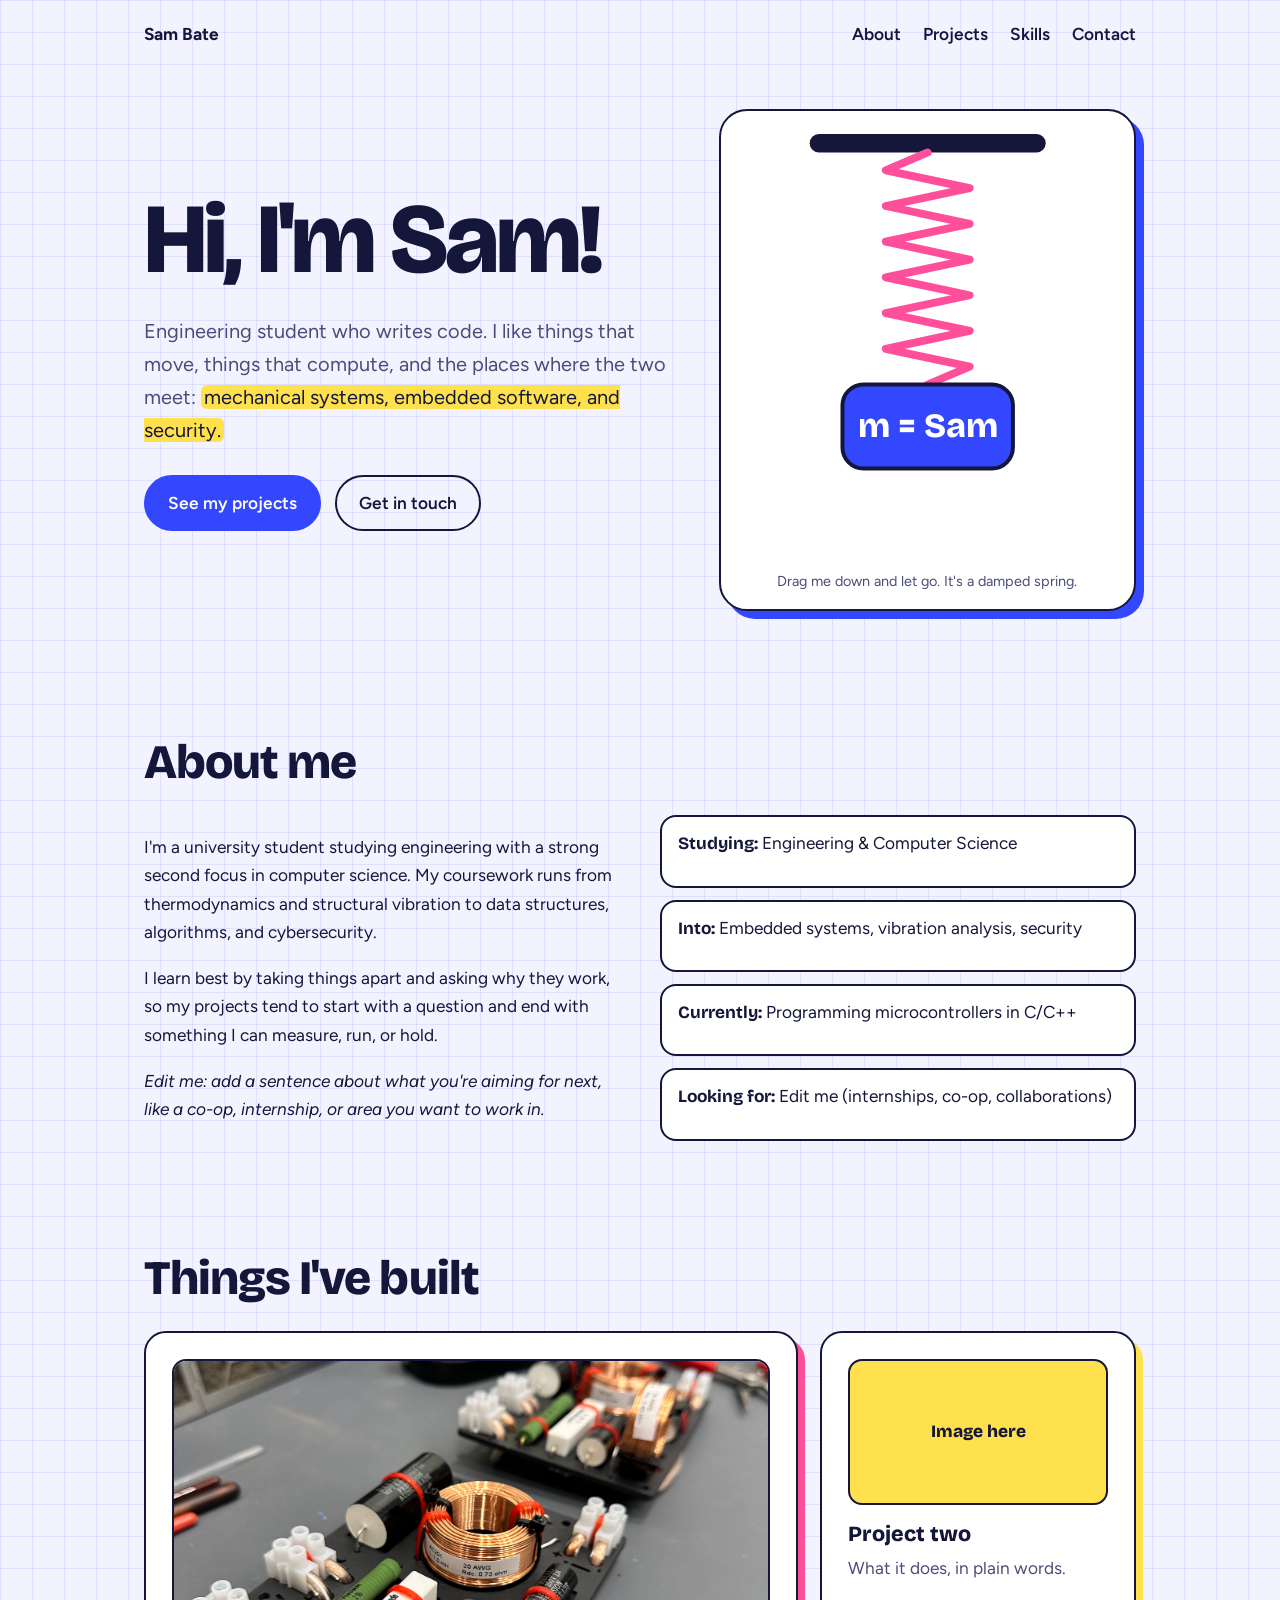
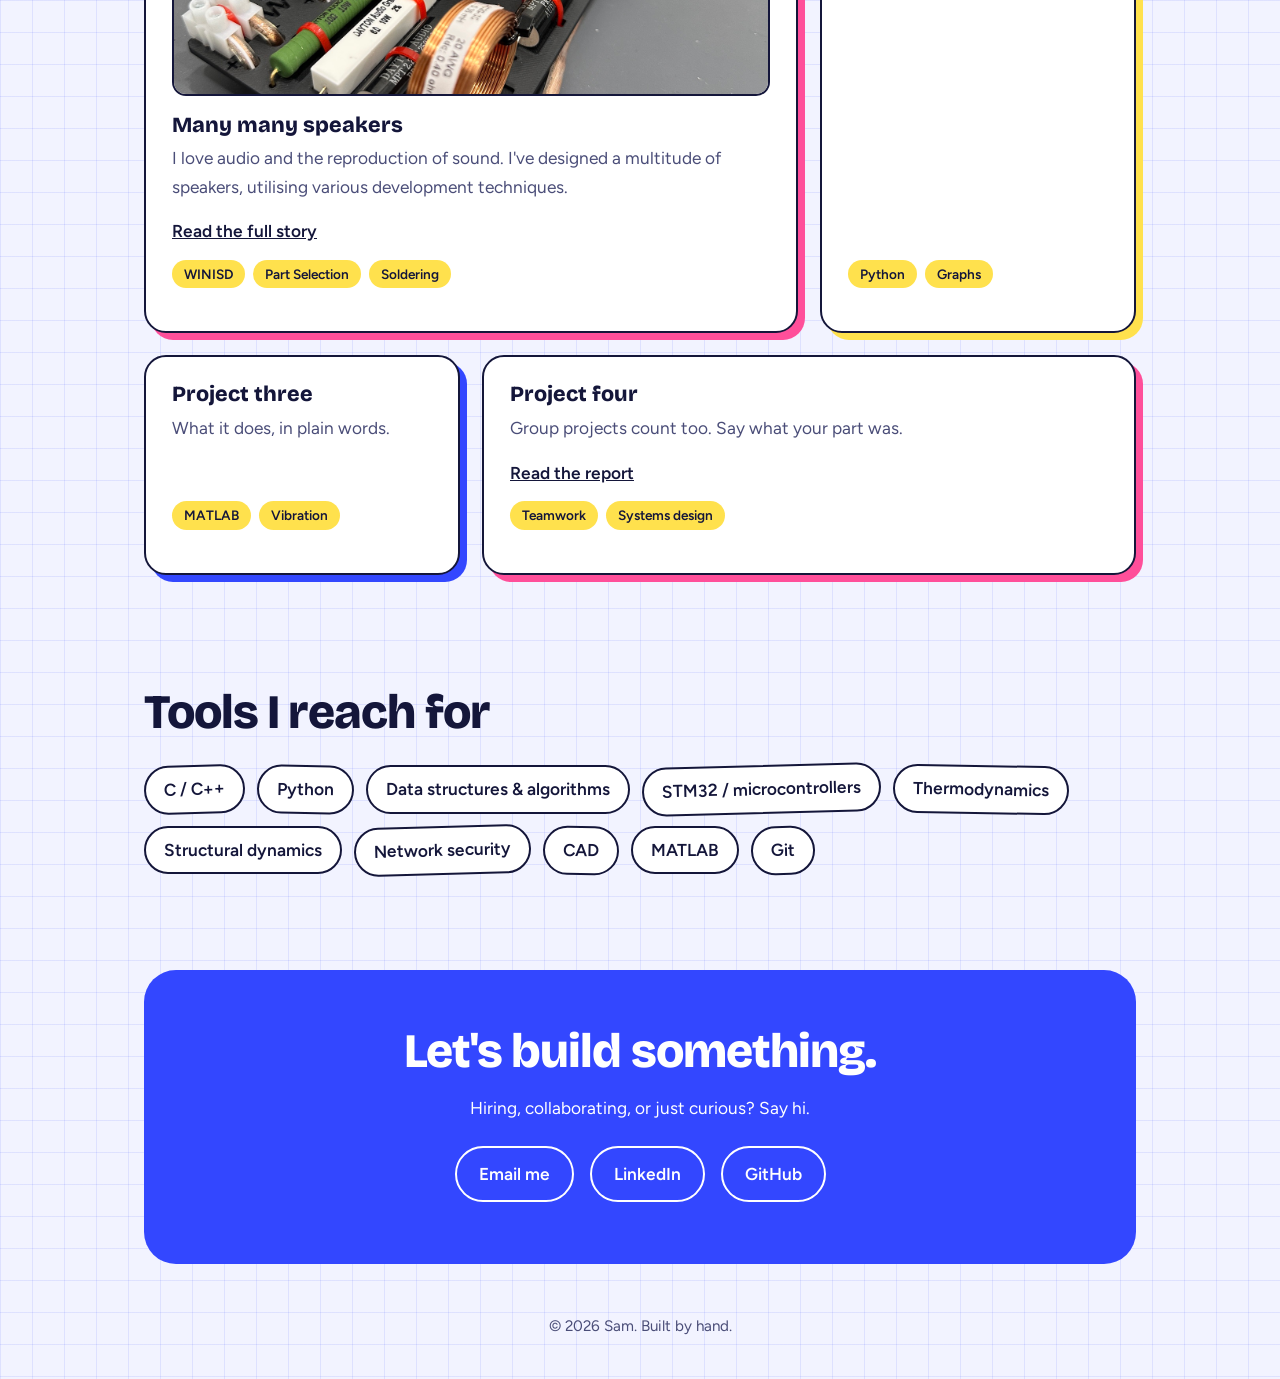
<file: index.html>
<!DOCTYPE html>
<html lang="en">
<head>
<meta charset="utf-8">
<meta name="viewport" content="width=device-width, initial-scale=1">
<title>Sam Bate | Mechanical Engineering & Computer Science</title>
<meta name="description" content="Portfolio of Sam, engineering and computer science student. Mechanical systems, embedded software, and security.">
<link rel="icon" href="data:image/svg+xml,<svg xmlns='http://www.w3.org/2000/svg' viewBox='0 0 100 100'><text y='.9em' font-size='90'>⚙️</text></svg>">
<link rel="preconnect" href="https://fonts.googleapis.com">
<link rel="preconnect" href="https://fonts.gstatic.com" crossorigin>
<link href="https://fonts.googleapis.com/css2?family=Bricolage+Grotesque:opsz,wght@12..96,500;12..96,800&family=Figtree:wght@400;600&display=swap" rel="stylesheet">
<link rel="stylesheet" href="style.css">
</head>
<body>
<div class="wrap">
  <nav aria-label="Main">
    <strong>Sam Bate</strong>
    <div class="links"><a href="#about">About</a><a href="#projects">Projects</a><a href="#skills">Skills</a><a href="#contact">Contact</a></div>
  </nav>

  <header class="hero">
    <div>
      <h1>Hi, I'm Sam!</h1>
      <p class="lede">Engineering student who writes code. I like things that move, things that compute, and the places where the two meet: <span class="hl">mechanical systems, embedded software, and security.</span></p>
      <div class="btns">
        <a class="btn primary" href="#projects">See my projects</a>
        <a class="btn" href="#contact">Get in touch</a>
      </div>
    </div>
    <div class="toy">
      <svg id="spring" viewBox="0 0 300 340" role="img" aria-label="A draggable mass on a spring. Drag it down and let go to watch it oscillate.">
        <rect x="60" y="10" width="180" height="14" rx="7" fill="var(--ink)"/>
        <path id="coil" fill="none" stroke="var(--pink)" stroke-width="6" stroke-linecap="round" stroke-linejoin="round"/>
        <g id="mass">
          <rect x="85" y="0" width="130" height="64" rx="16" fill="var(--cobalt)" stroke="var(--ink)" stroke-width="3"/>
          <text x="150" y="40" text-anchor="middle" font-family="Bricolage Grotesque,sans-serif" font-weight="800" font-size="26" fill="#fff">m = Sam</text>
        </g>
      </svg>
      <small>Drag me down and let go. It's a damped spring.</small>
    </div>
  </header>

  <section id="about" aria-labelledby="about-h">
    <h2 id="about-h">About me</h2>
    <div class="about">
      <div>
        <p>I'm a university student studying engineering with a strong second focus in computer science. My coursework runs from thermodynamics and structural vibration to data structures, algorithms, and cybersecurity.</p>
        <p>I learn best by taking things apart and asking why they work, so my projects tend to start with a question and end with something I can measure, run, or hold.</p>
        <p><em>Edit me: add a sentence about what you're aiming for next, like a co-op, internship, or area you want to work in.</em></p>
      </div>
      <ul class="facts">
        <li><b>Studying:</b> Engineering &amp; Computer Science</li>
        <li><b>Into:</b> Embedded systems, vibration analysis, security</li>
        <li><b>Currently:</b> Programming microcontrollers in C/C++</li>
        <li><b>Looking for:</b> Edit me (internships, co-op, collaborations)</li>
      </ul>
    </div>
  </section>

  <section id="projects" aria-labelledby="proj-h">
    <h2 id="proj-h">Things I've built</h2>
    <div class="projects">
      <article class="card wide">
        <img class="thumb" src="images/Crossover.JPG" alt="Smexy speaker crossover">
        <h3><a href="projects/project-one.html">Many many speakers</a></h3>
        <p>I love audio and the reproduction of sound. I've designed a multitude of speakers, utilising various development techniques.</p>
        <a class="more" href="projects/project-one.html">Read the full story</a>
        <ul class="tags"><li>WINISD</li><li>Part Selection</li><li>Soldering</li></ul>
      </article>
      <article class="card">
        <div class="thumb empty" role="img" aria-label="Placeholder for a project image">Image here</div>
        <h3><a href="projects/project-one.html">Project two</a></h3>
        <p>What it does, in plain words.</p>
        <ul class="tags"><li>Python</li><li>Graphs</li></ul>
      </article>
      <article class="card">
        <h3>Project three</h3>
        <p>What it does, in plain words.</p>
        <ul class="tags"><li>MATLAB</li><li>Vibration</li></ul>
      </article>
      <article class="card wide">
        <h3>Project four</h3>
        <p>Group projects count too. Say what your part was.</p>
        <a class="more" href="#">Read the report</a>
        <ul class="tags"><li>Teamwork</li><li>Systems design</li></ul>
      </article>
    </div>
  </section>

  <section id="skills" aria-labelledby="skills-h">
    <h2 id="skills-h">Tools I reach for</h2>
    <div class="skills">
      <span>C / C++</span><span>Python</span><span>Data structures &amp; algorithms</span><span>STM32 / microcontrollers</span>
      <span>Thermodynamics</span><span>Structural dynamics</span><span>Network security</span><span>CAD</span><span>MATLAB</span><span>Git</span>
    </div>
  </section>

  <section id="contact" class="contact" aria-labelledby="contact-h">
    <h2 id="contact-h">Let's build something.</h2>
    <p>Hiring, collaborating, or just curious? Say hi.</p>
    <a class="btn" href="mailto:you@example.com">Email me</a>
    <a class="btn" href="https://www.linkedin.com/in/your-handle" rel="noopener">LinkedIn</a>
    <a class="btn" href="https://github.com/your-handle" rel="noopener">GitHub</a>
  </section>
  <footer>© <span id="yr"></span> Sam. Built by hand.</footer>
</div>

<script>
document.getElementById('yr').textContent=new Date().getFullYear();
(function(){
  var svg=document.getElementById('spring'),coil=document.getElementById('coil'),mass=document.getElementById('mass');
  var rest=200,y=rest,v=0,drag=false,k=60,c=3.2,last=performance.now();
  var reduce=matchMedia('(prefers-reduced-motion: reduce)').matches;
  function draw(){
    var top=24,n=12,d='M150 '+top;
    var len=y-top,step=len/(n+1);
    for(var i=1;i<=n;i++){d+=' L'+(i%2?118:182)+' '+(top+step*i)}
    d+=' L150 '+y;
    coil.setAttribute('d',d);
    mass.setAttribute('transform','translate(0,'+y+')');
  }
  function ptY(e){var p=svg.createSVGPoint();p.x=e.clientX;p.y=e.clientY;return p.matrixTransform(svg.getScreenCTM().inverse()).y}
  svg.addEventListener('pointerdown',function(e){drag=true;svg.setPointerCapture(e.pointerId);v=0});
  svg.addEventListener('pointermove',function(e){if(drag){y=Math.max(90,Math.min(270,ptY(e)-32))}});
  svg.addEventListener('pointerup',function(){drag=false});
  function tick(t){
    var dt=Math.min((t-last)/1000,.03);last=t;
    if(!drag){var a=-k*(y-rest)-c*v;v+=a*dt*1;y+=v*dt*1;if(reduce){y=rest;v=0}}
    draw();requestAnimationFrame(tick);
  }
  y=reduce?rest:130;draw();requestAnimationFrame(tick);
})();
</script>
</body>
</html>
</file>
<file: style.css>
:root{
  --paper:#F2F3FF; --ink:#14163A; --cobalt:#3347FF; --pink:#FF4F9A; --lemon:#FFE14D;
  --muted:#4A4D78; --card:#fff;
  --display:'Bricolage Grotesque',system-ui,sans-serif; --body:'Figtree',system-ui,sans-serif;
}
@media (prefers-color-scheme:dark){
  :root{--paper:#0F1130; --ink:#F2F3FF; --muted:#A9ACD9; --card:#1A1D4A; --cobalt:#7B89FF}
}
*{box-sizing:border-box}
html{scroll-behavior:smooth}
body{margin:0;background:var(--paper);color:var(--ink);font:400 1.08rem/1.65 var(--body);
  background-image:linear-gradient(color-mix(in srgb,var(--cobalt) 10%,transparent) 1px,transparent 1px),
  linear-gradient(90deg,color-mix(in srgb,var(--cobalt) 10%,transparent) 1px,transparent 1px);
  background-size:32px 32px}
a{color:inherit}
:focus-visible{outline:3px solid var(--pink);outline-offset:3px;border-radius:4px}
.wrap{max-width:1040px;margin:0 auto;padding:0 24px}
nav{display:flex;justify-content:space-between;align-items:center;padding:20px 0;font-weight:600}
nav .links{display:flex;gap:22px;flex-wrap:wrap}
nav a{text-decoration:none}
nav a:hover{text-decoration:underline;text-decoration-color:var(--pink);text-decoration-thickness:3px;text-underline-offset:5px}
h1,h2,h3{font-family:var(--display);line-height:1.05;margin:0}
h1{font-size:clamp(3rem,9vw,6.2rem);font-weight:800;letter-spacing:-.03em}
h2{font-size:clamp(2rem,5vw,3rem);font-weight:800;letter-spacing:-.02em;margin-bottom:28px}
h3{font-size:1.35rem;font-weight:800;margin-bottom:8px}
.hero{display:grid;grid-template-columns:1.3fr 1fr;gap:32px;align-items:center;padding:40px 0 70px}
.hero p.lede{font-size:1.25rem;max-width:30em;color:var(--muted);margin:22px 0 28px}
.hl{background:var(--lemon);color:#14163A;padding:0 .15em;border-radius:6px}
.btns{display:flex;gap:14px;flex-wrap:wrap}
.btn{display:inline-block;padding:12px 22px;border-radius:999px;font-weight:600;text-decoration:none;border:2.5px solid var(--ink);transition:transform .15s}
.btn.primary{background:var(--cobalt);color:#fff;border-color:var(--cobalt)}
.btn:hover{transform:translate(-2px,-2px);box-shadow:3px 3px 0 var(--pink)}
.toy{background:var(--card);border:2.5px solid var(--ink);border-radius:28px;padding:10px 10px 14px;box-shadow:8px 8px 0 var(--cobalt);text-align:center}
.toy svg{width:100%;height:auto;display:block;touch-action:none;cursor:grab}
.toy svg:active{cursor:grabbing}
.toy small{color:var(--muted);font-size:.9rem}
section{padding:56px 0}
.about{display:grid;grid-template-columns:1fr 1fr;gap:40px}
.facts{list-style:none;margin:0;padding:0;display:grid;gap:12px}
.facts li{background:var(--card);border:2.5px solid var(--ink);border-radius:16px;padding:12px 16px}
.facts b{font-family:var(--display)}
.projects{display:grid;grid-template-columns:repeat(6,1fr);gap:22px}
.card{background:var(--card);border:2.5px solid var(--ink);border-radius:22px;padding:26px;grid-column:span 2;display:flex;flex-direction:column}
.card.wide{grid-column:span 4}
.card:nth-child(1){box-shadow:7px 7px 0 var(--pink)}
.card:nth-child(2){box-shadow:7px 7px 0 var(--lemon)}
.card:nth-child(3){box-shadow:7px 7px 0 var(--cobalt)}
.card:nth-child(4){box-shadow:7px 7px 0 var(--pink)}
.card p{margin:0 0 16px;color:var(--muted)}
.tags{display:flex;gap:8px;flex-wrap:wrap;margin-top:auto;padding:0;list-style:none}
.tags li{font-size:.85rem;font-weight:600;padding:3px 12px;border-radius:999px;background:var(--lemon);color:#14163A}
.card a.more{font-weight:600;margin:0 0 14px}
.skills{display:flex;flex-wrap:wrap;gap:12px}
.skills span{padding:8px 18px;border:2.5px solid var(--ink);border-radius:999px;font-weight:600;background:var(--card)}
.skills span:nth-child(3n+1){transform:rotate(-1.5deg)}
.skills span:nth-child(3n+2){transform:rotate(1deg)}
.contact{text-align:center;background:var(--cobalt);color:#fff;border-radius:32px;padding:56px 24px;margin:40px 0}
.contact h2{margin-bottom:12px}
.contact .btn{border-color:#fff;color:#fff;margin:6px}
.contact .btn:hover{box-shadow:3px 3px 0 var(--lemon)}
footer{text-align:center;color:var(--muted);padding:10px 0 40px;font-size:.95rem}
@media (max-width:760px){
  .hero,.about{grid-template-columns:1fr}
  .card,.card.wide{grid-column:span 6}
}
@media (prefers-reduced-motion:reduce){html{scroll-behavior:auto}.btn{transition:none}}

/* project thumbnails + project pages */
.thumb{width:100%;aspect-ratio:16/9;object-fit:cover;border:2.5px solid var(--ink);border-radius:14px;margin-bottom:18px;display:block;background:var(--lemon)}
.thumb.empty{display:grid;place-items:center;font-family:var(--display);font-weight:800;color:#14163A;text-align:center;padding:10px}
.card h3 a{text-decoration:none}
.card h3 a:hover{text-decoration:underline;text-decoration-color:var(--pink);text-decoration-thickness:3px;text-underline-offset:5px}
.proj{max-width:760px;padding-bottom:40px}
.proj h1{font-size:clamp(2.4rem,7vw,4.2rem);margin:10px 0 18px}
.proj h2{font-size:1.8rem;margin:44px 0 12px}
.back{font-weight:600;text-decoration:none}
.back:hover{text-decoration:underline;text-decoration-color:var(--pink);text-decoration-thickness:3px;text-underline-offset:5px}
.proj figure{margin:28px 0}
.proj figure img{width:100%;height:auto;border:2.5px solid var(--ink);border-radius:18px;box-shadow:7px 7px 0 var(--pink);display:block}
.proj figcaption{color:var(--muted);font-size:.95rem;margin-top:12px}
.gallery{display:grid;grid-template-columns:repeat(auto-fit,minmax(260px,1fr));gap:22px;margin:28px 0}
.gallery figure{margin:0}
.meta{display:flex;gap:10px;flex-wrap:wrap;padding:0;list-style:none;margin:0 0 8px}
.meta li{font-size:.85rem;font-weight:600;padding:3px 12px;border-radius:999px;background:var(--lemon);color:#14163A}
</file>
